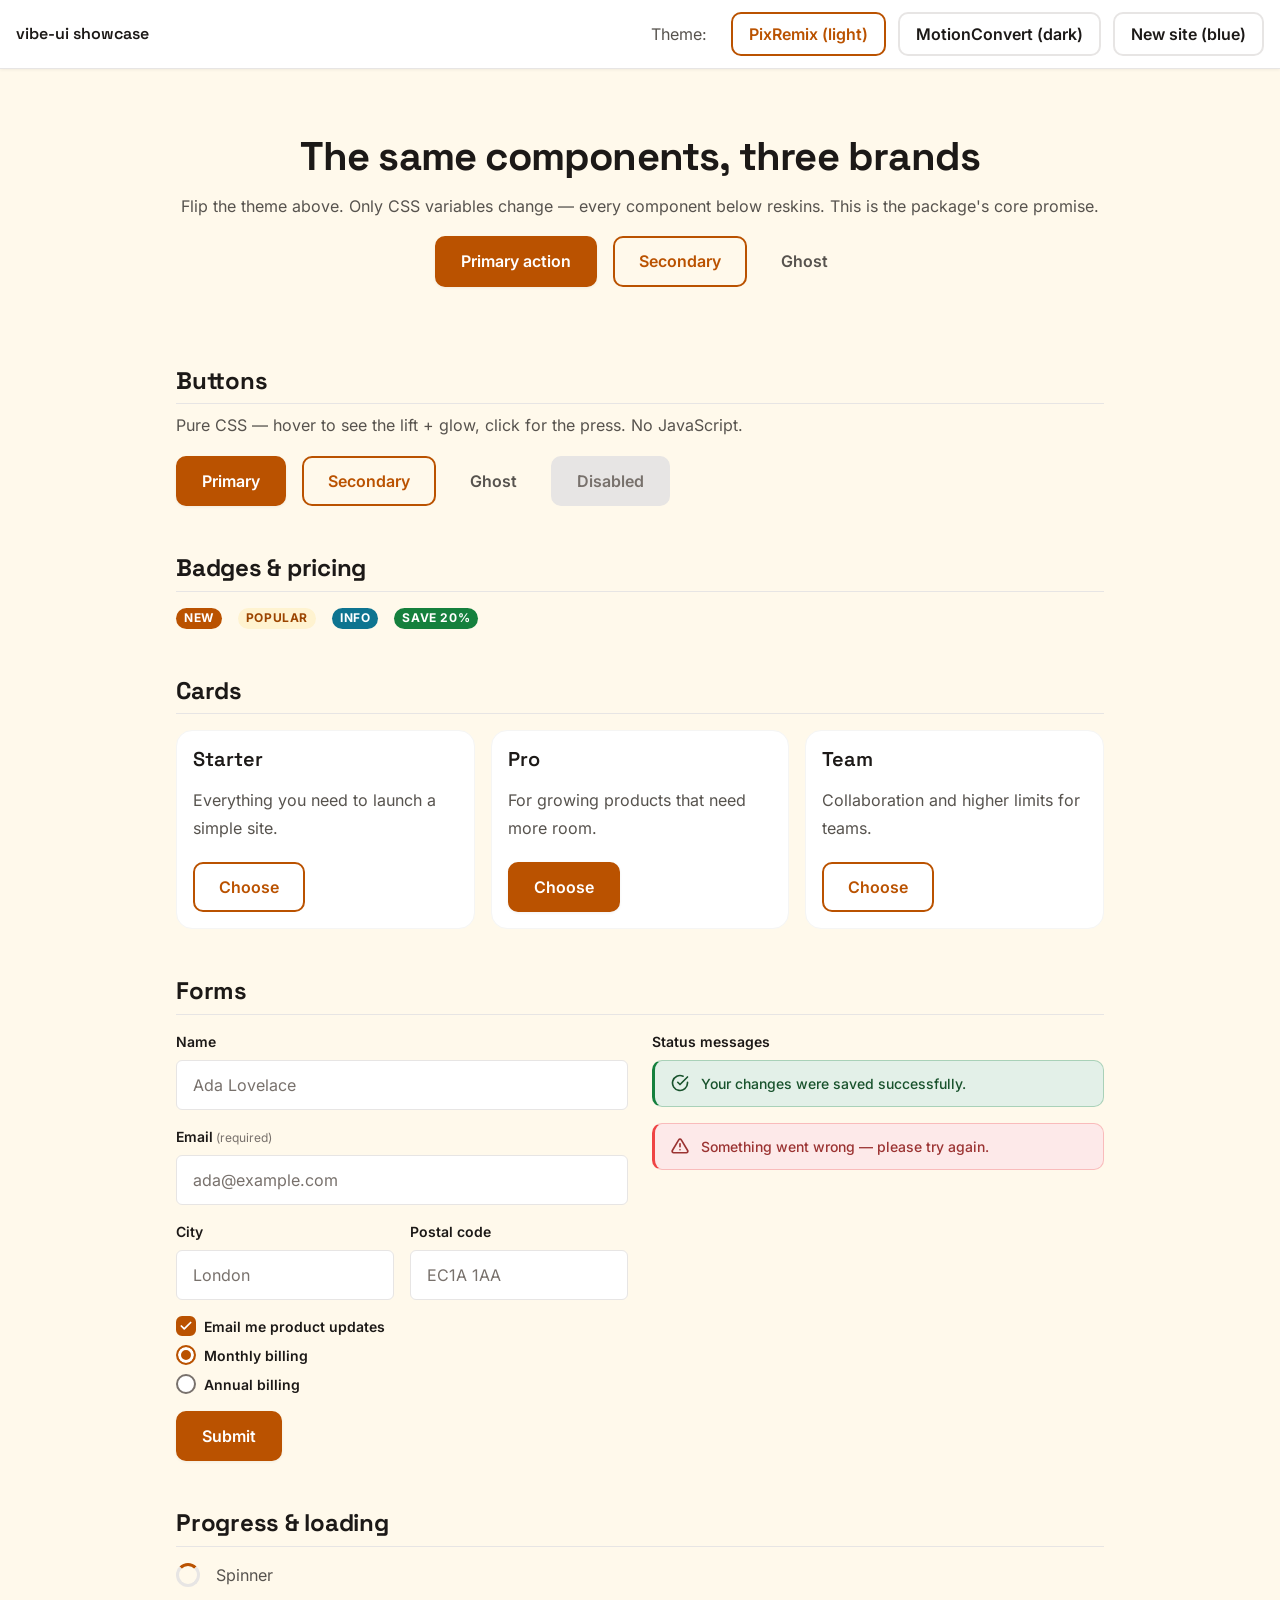
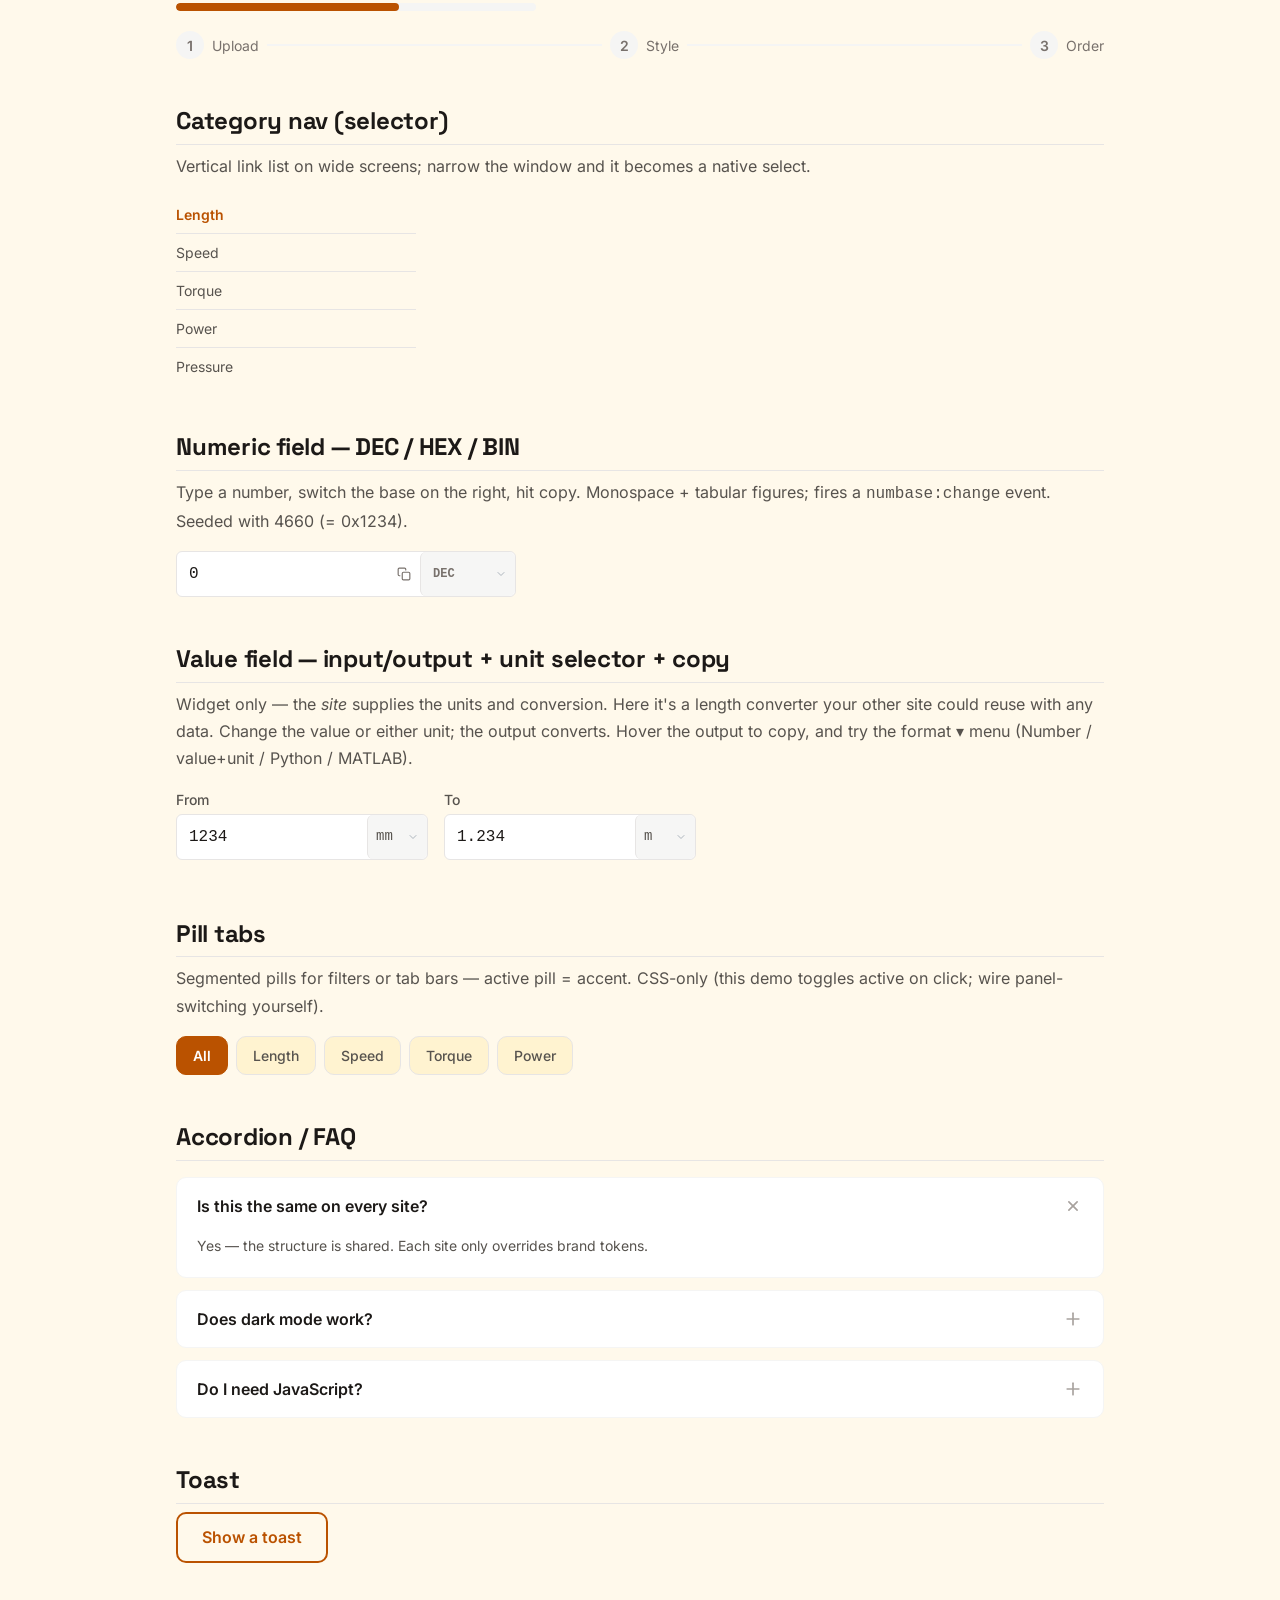
<file: demo/index.html>
<!DOCTYPE html>
<html lang="en" data-theme="pixremix">
<head>
  <meta charset="UTF-8">
  <meta name="viewport" content="width=device-width, initial-scale=1.0">
  <title>django-vibe-ui — component showcase</title>

  <!-- Fonts for faithful theming (loaded by your browser, not the server) -->
  <link rel="preconnect" href="https://fonts.googleapis.com">
  <link rel="preconnect" href="https://fonts.gstatic.com" crossorigin>
  <link href="https://fonts.googleapis.com/css2?family=Inter:wght@400;500;600;700&family=Space+Grotesk:wght@500;600;700&family=Fira+Sans:wght@400;500;600;700&display=swap" rel="stylesheet">

  <!-- The package stylesheet under test -->
  <link rel="stylesheet" href="../src/vibe_ui/static/vibe_ui/css/ui.css">

  <style>
    /* ---- Demo-only chrome + theme overrides (NOT part of the package) ---- */
    /* The page repaints from tokens, so switching theme reskins everything. */
    body {
      background: var(--surface-cream);
      color: var(--neutral-900);
      font-family: var(--font-body);
      margin: 0;
      transition: background var(--duration-normal) var(--ease-out),
                  color var(--duration-normal) var(--ease-out);
    }
    h1, h2, h3 { font-family: var(--font-heading); color: var(--neutral-900); }
    .wrap { max-width: 960px; margin: 0 auto; padding: 0 var(--space-4) var(--space-16); }
    section { margin-top: var(--space-12); }
    section > h2 {
      font-size: var(--text-2xl); margin-bottom: var(--space-2);
      padding-bottom: var(--space-2); border-bottom: 1px solid var(--neutral-200);
    }
    .row { display: flex; flex-wrap: wrap; gap: var(--space-4); align-items: center; margin-top: var(--space-4); }
    .grid { display: grid; grid-template-columns: repeat(auto-fill, minmax(240px, 1fr)); gap: var(--space-4); margin-top: var(--space-4); }
    .muted { color: var(--neutral-600); }

    /* Sticky theme switcher */
    .switcher {
      position: sticky; top: 0; z-index: var(--z-sticky);
      background: var(--surface-white); border-bottom: 1px solid var(--neutral-200);
      box-shadow: var(--shadow-sm); padding: var(--space-3) var(--space-4);
      display: flex; gap: var(--space-3); align-items: center; flex-wrap: wrap;
    }
    .switcher strong { font-family: var(--font-heading); margin-right: auto; }
    .switcher button {
      font-family: var(--font-body); font-weight: var(--weight-semibold);
      padding: var(--space-2) var(--space-4); border-radius: var(--radius-md);
      border: 2px solid var(--neutral-200); background: transparent; color: var(--neutral-900);
      cursor: pointer; transition: all var(--duration-fast) var(--ease-out);
    }
    .switcher button[aria-pressed="true"] { border-color: var(--accent); color: var(--accent); }
    .hero { text-align: center; padding: var(--space-16) 0 var(--space-8); }
    .hero h1 { font-size: var(--text-4xl); margin: 0 0 var(--space-3); }
    .toast-container { position: fixed; bottom: var(--space-6); right: var(--space-6); z-index: var(--z-toast); }
  </style>
</head>
<body>
  <div class="switcher">
    <strong>vibe-ui showcase</strong>
    <span class="muted" style="margin-right:var(--space-3)">Theme:</span>
    <button data-set="pixremix" aria-pressed="true">PixRemix (light)</button>
    <button data-set="motionconvert" aria-pressed="false">MotionConvert (dark)</button>
    <button data-set="fresh" aria-pressed="false">New site (blue)</button>
  </div>

  <div class="wrap">
    <div class="hero">
      <h1>The same components, three brands</h1>
      <p class="muted">Flip the theme above. Only CSS variables change — every component below reskins. This is the package's core promise.</p>
      <div class="row" style="justify-content:center">
        <a href="#" class="btn btn-primary">Primary action</a>
        <a href="#" class="btn btn-secondary">Secondary</a>
        <button class="btn btn-ghost">Ghost</button>
      </div>
    </div>

    <section>
      <h2>Buttons</h2>
      <p class="muted">Pure CSS — hover to see the lift + glow, click for the press. No JavaScript.</p>
      <div class="row">
        <button class="btn btn-primary">Primary</button>
        <button class="btn btn-secondary">Secondary</button>
        <button class="btn btn-ghost">Ghost</button>
        <button class="btn btn-primary" disabled>Disabled</button>
      </div>
    </section>

    <section>
      <h2>Badges &amp; pricing</h2>
      <div class="row">
        <span class="badge badge-new">New</span>
        <span class="badge badge-popular">Popular</span>
        <span class="badge badge-info">Info</span>
        <span class="badge badge-save">Save 20%</span>
      </div>
    </section>

    <section>
      <h2>Cards</h2>
      <div class="grid">
        <div class="card">
          <h3 class="card-title">Starter</h3>
          <div class="card-body">
            <p class="muted" style="margin-top:0">Everything you need to launch a simple site.</p>
            <button class="btn btn-secondary" style="margin-top:var(--space-5)">Choose</button>
          </div>
        </div>
        <div class="card">
          <h3 class="card-title">Pro</h3>
          <div class="card-body">
            <p class="muted" style="margin-top:0">For growing products that need more room.</p>
            <button class="btn btn-primary" style="margin-top:var(--space-5)">Choose</button>
          </div>
        </div>
        <div class="card">
          <h3 class="card-title">Team</h3>
          <div class="card-body">
            <p class="muted" style="margin-top:0">Collaboration and higher limits for teams.</p>
            <button class="btn btn-secondary" style="margin-top:var(--space-5)">Choose</button>
          </div>
        </div>
      </div>
    </section>

    <section>
      <h2>Forms</h2>
      <div style="display:grid;grid-template-columns:repeat(auto-fit,minmax(260px,1fr));gap:var(--space-6);align-items:start;margin-top:var(--space-4)">
        <div>
          <div class="form-group">
            <label class="form-label" for="name">Name</label>
            <input class="form-input" id="name" type="text" placeholder="Ada Lovelace">
          </div>
          <div class="form-group">
            <label class="form-label form-label-required" for="email">Email</label>
            <input class="form-input" id="email" type="email" placeholder="ada@example.com">
          </div>
          <div class="form-row">
            <div class="form-group">
              <label class="form-label" for="city">City</label>
              <input class="form-input" id="city" type="text" placeholder="London">
            </div>
            <div class="form-group">
              <label class="form-label" for="zip">Postal code</label>
              <input class="form-input" id="zip" type="text" placeholder="EC1A 1AA">
            </div>
          </div>
          <label class="form-check">
            <input class="form-check-input" type="checkbox" checked>
            <span class="form-check-label">Email me product updates</span>
          </label>
          <label class="form-check" style="margin-top:var(--space-2)">
            <input class="form-check-input" type="radio" name="plan" checked>
            <span class="form-check-label">Monthly billing</span>
          </label>
          <label class="form-check" style="margin-top:var(--space-2);margin-bottom:var(--space-4)">
            <input class="form-check-input" type="radio" name="plan">
            <span class="form-check-label">Annual billing</span>
          </label>
          <button class="btn btn-primary">Submit</button>
        </div>
        <div>
          <label class="form-label" style="display:block;margin-bottom:var(--space-2)">Status messages</label>
          <div class="alert alert-success">Your changes were saved successfully.</div>
          <div class="alert alert-danger">Something went wrong — please try again.</div>
        </div>
      </div>
    </section>

    <section>
      <h2>Progress &amp; loading</h2>
      <div class="row"><div class="spinner"></div><span class="muted">Spinner</span></div>
      <div style="margin-top:var(--space-4);max-width:360px">
        <div class="progress-bar-track"><div class="progress-bar-fill" style="width:62%"></div></div>
      </div>
      <div class="steps" style="margin-top:var(--space-5)">
        <div class="step"><span class="step-number">1</span> Upload</div>
        <div class="step-connector"></div>
        <div class="step"><span class="step-number">2</span> Style</div>
        <div class="step-connector"></div>
        <div class="step"><span class="step-number">3</span> Order</div>
      </div>
    </section>

    <section>
      <h2>Category nav (selector)</h2>
      <p class="muted">Vertical link list on wide screens; narrow the window and it becomes a native select.</p>
      <nav class="category-nav" aria-label="Categories" style="max-width:240px;margin-top:var(--space-4)">
        <ul class="category-nav-list" role="list">
          <li><a href="#" class="category-nav-link category-nav-link--active" aria-current="page">Length</a></li>
          <li><a href="#" class="category-nav-link">Speed</a></li>
          <li><a href="#" class="category-nav-link">Torque</a></li>
          <li><a href="#" class="category-nav-link">Power</a></li>
          <li><a href="#" class="category-nav-link">Pressure</a></li>
        </ul>
        <label class="category-nav-select-label" for="demo-cat">Categories</label>
        <select class="category-nav-select" id="demo-cat" aria-label="Categories" data-category-nav>
          <option value="#" selected>Length</option>
          <option value="#">Speed</option>
          <option value="#">Torque</option>
          <option value="#">Power</option>
          <option value="#">Pressure</option>
        </select>
      </nav>
    </section>

    <section>
      <h2>Numeric field — DEC / HEX / BIN</h2>
      <p class="muted">Type a number, switch the base on the right, hit copy. Monospace + tabular figures; fires a <code>numbase:change</code> event. Seeded with 4660 (= 0x1234).</p>
      <div class="num-field" data-field-id="demo" data-width-bits="16" data-base="dec" style="max-width:340px;margin-top:var(--space-4)">
        <div class="num-field-inner">
          <input type="text" id="nbf-demo" class="num-field-input" placeholder="Enter value" inputmode="text" autocomplete="off" spellcheck="false" data-field="demo" value="4660">
          <button type="button" class="num-field-copy" data-field="demo" title="Copy value" aria-label="Copy value">
            <svg class="num-field-copy-icon num-field-copy-icon--idle" xmlns="http://www.w3.org/2000/svg" width="14" height="14" viewBox="0 0 24 24" fill="none" stroke="currentColor" stroke-width="2" stroke-linecap="round" stroke-linejoin="round" aria-hidden="true"><rect x="9" y="9" width="13" height="13" rx="2" ry="2"></rect><path d="M5 15H4a2 2 0 0 1-2-2V4a2 2 0 0 1 2-2h9a2 2 0 0 1 2 2v1"></path></svg>
            <svg class="num-field-copy-icon num-field-copy-icon--done" xmlns="http://www.w3.org/2000/svg" width="14" height="14" viewBox="0 0 24 24" fill="none" stroke="currentColor" stroke-width="2.5" stroke-linecap="round" stroke-linejoin="round" aria-hidden="true"><polyline points="20 6 9 17 4 12"></polyline></svg>
          </button>
          <select class="num-field-base" id="nbf-demo-base" aria-label="Number base">
            <option value="dec">DEC</option>
            <option value="hex">HEX</option>
            <option value="bin-msb">BIN 15&#8594;0</option>
            <option value="bin-lsb">BIN 0&#8594;15</option>
          </select>
        </div>
        <div class="num-field-hint" id="nbf-demo-hint" role="status" aria-live="polite"></div>
      </div>
    </section>

    <section>
      <h2>Value field — input/output + unit selector + copy</h2>
      <p class="muted">Widget only — the <em>site</em> supplies the units and conversion. Here it's a length converter your other site could reuse with any data. Change the value or either unit; the output converts. Hover the output to copy, and try the format <strong>▾</strong> menu (Number / value+unit / Python / MATLAB).</p>
      <div style="display:grid;grid-template-columns:repeat(auto-fit,minmax(200px,1fr));gap:var(--space-4);max-width:520px;margin-top:var(--space-4)">
        <div class="value-field" data-field-id="len-in" data-category="length" data-mode="input" data-default-unit="mm">
          <label for="vf-len-in">From</label>
          <div class="value-field-inner">
            <input type="text" id="vf-len-in" class="value-field-input" inputmode="decimal" autocomplete="off" spellcheck="false" value="1234" data-field="len-in">
            <select class="value-field-unit" id="vf-len-in-unit" data-field="len-in" aria-label="From unit"></select>
          </div>
        </div>
        <div class="value-field value-field--output" data-field-id="len-out" data-category="length" data-mode="output" data-default-unit="m">
          <label for="vf-len-out">To</label>
          <div class="value-field-inner">
            <div class="value-field-slot">
              <input type="text" id="vf-len-out" class="value-field-input" value="" readonly tabindex="-1" data-field="len-out">
              <div class="value-field-copy-group">
                <button type="button" class="value-field-copy" data-field="len-out" title="Copy value" aria-label="Copy value"><svg xmlns="http://www.w3.org/2000/svg" width="14" height="14" viewBox="0 0 24 24" fill="none" stroke="currentColor" stroke-width="2" stroke-linecap="round" stroke-linejoin="round" aria-hidden="true"><rect x="9" y="9" width="13" height="13" rx="2" ry="2"></rect><path d="M5 15H4a2 2 0 0 1-2-2V4a2 2 0 0 1 2-2h9a2 2 0 0 1 2 2v1"></path></svg></button>
                <button type="button" class="value-field-copy-menu" data-field="len-out" title="Copy format" aria-label="Copy format options" aria-haspopup="true" aria-expanded="false"><svg xmlns="http://www.w3.org/2000/svg" width="10" height="10" viewBox="0 0 24 24" fill="none" stroke="currentColor" stroke-width="3" stroke-linecap="round" stroke-linejoin="round" aria-hidden="true"><polyline points="6 9 12 15 18 9"></polyline></svg></button>
              </div>
            </div>
            <select class="value-field-unit" id="vf-len-out-unit" data-field="len-out" aria-label="To unit"></select>
          </div>
          <div class="value-field-copy-panel" data-field="len-out" aria-label="Copy options" hidden>
            <span class="value-field-copy-label">Copy format</span>
            <button type="button" class="value-field-copy-format" data-copy-format="number" aria-pressed="true"><span>Number only</span><span class="vf-fmt-eg">1.234</span></button>
            <button type="button" class="value-field-copy-format" data-copy-format="value-unit" aria-pressed="false"><span>Value + unit</span><span class="vf-fmt-eg">1.234 m</span></button>
            <button type="button" class="value-field-copy-format" data-copy-format="value-unit-bracket" aria-pressed="false"><span>Value + unit (bracket)</span><span class="vf-fmt-eg">1.234 [m]</span></button>
            <button type="button" class="value-field-copy-format" data-copy-format="python" aria-pressed="false"><span>Python</span><span class="vf-fmt-eg">length = 1.234  # m</span></button>
            <button type="button" class="value-field-copy-format" data-copy-format="matlab" aria-pressed="false"><span>MATLAB</span><span class="vf-fmt-eg">length = 1.234; % m</span></button>
          </div>
        </div>
      </div>
    </section>

    <section>
      <h2>Pill tabs</h2>
      <p class="muted">Segmented pills for filters or tab bars — active pill = accent. CSS-only (this demo toggles active on click; wire panel-switching yourself).</p>
      <div class="pill-tabs" role="tablist" style="margin-top:var(--space-4)">
        <button class="pill-tab pill-tab--active" role="tab" aria-selected="true">All</button>
        <button class="pill-tab" role="tab" aria-selected="false">Length</button>
        <button class="pill-tab" role="tab" aria-selected="false">Speed</button>
        <button class="pill-tab" role="tab" aria-selected="false">Torque</button>
        <button class="pill-tab" role="tab" aria-selected="false">Power</button>
      </div>
    </section>

    <section>
      <h2>Accordion / FAQ</h2>
      <div class="faq-container" style="margin-top:var(--space-4)">
        <details class="faq-item" open>
          <summary>Is this the same on every site?</summary>
          <p class="faq-answer">Yes — the structure is shared. Each site only overrides brand tokens.</p>
        </details>
        <details class="faq-item">
          <summary>Does dark mode work?</summary>
          <p class="faq-answer">Try the MotionConvert theme — it remaps surfaces and the neutral ramp to go dark.</p>
        </details>
        <details class="faq-item">
          <summary>Do I need JavaScript?</summary>
          <p class="faq-answer">The accordion works with zero JS (native &lt;details&gt; + CSS). This page also loads the optional enhancer so open AND close animate smoothly.</p>
        </details>
      </div>
    </section>

    <section>
      <h2>Toast</h2>
      <button class="btn btn-secondary" id="toast-btn">Show a toast</button>
    </section>
  </div>

  <div class="toast-container" id="toasts"></div>

  <script src="../src/vibe_ui/static/vibe_ui/js/copy-format.js" defer></script>
  <script src="../src/vibe_ui/static/vibe_ui/js/value-field.js" defer></script>
  <script src="../src/vibe_ui/static/vibe_ui/js/num-base-field.js" defer></script>
  <script src="../src/vibe_ui/static/vibe_ui/js/category-nav.js" defer></script>
  <script src="../src/vibe_ui/static/vibe_ui/js/accordion.js" defer></script>

  <script>
    // Theme switcher — the whole point of the demo.
    const html = document.documentElement;
    document.querySelectorAll('.switcher button').forEach(btn => {
      btn.addEventListener('click', () => {
        html.setAttribute('data-theme', btn.dataset.set);
        document.querySelectorAll('.switcher button').forEach(b =>
          b.setAttribute('aria-pressed', String(b === btn)));
      });
    });
    // Toast demo
    document.getElementById('toast-btn').addEventListener('click', () => {
      const t = document.createElement('div');
      t.className = 'toast';
      t.innerHTML = 'Item added <button class="toast-action">Undo</button>';
      document.getElementById('toasts').appendChild(t);
      setTimeout(() => t.remove(), 3500);
    });

    // pill-tabs demo: toggle active on click (real tabs wire panel switching)
    document.querySelectorAll('.pill-tabs').forEach(function (group) {
      group.addEventListener('click', function (e) {
        var t = e.target.closest('.pill-tab');
        if (!t) return;
        group.querySelectorAll('.pill-tab').forEach(function (p) {
          p.classList.toggle('pill-tab--active', p === t);
          p.setAttribute('aria-selected', String(p === t));
        });
      });
    });

    // value-field demo: a length converter — the SITE-side data + conversion a
    // real app (or your other site) supplies to the generic widget.
    document.addEventListener('DOMContentLoaded', function () {
      var UNITS = [
        { value: 'mm', label: 'mm', symbol: 'mm', m: 0.001 },
        { value: 'cm', label: 'cm', symbol: 'cm', m: 0.01 },
        { value: 'm',  label: 'm',  symbol: 'm',  m: 1 },
        { value: 'km', label: 'km', symbol: 'km', m: 1000 },
        { value: 'in', label: 'in', symbol: 'in', m: 0.0254 }
      ];
      var factor = {}; UNITS.forEach(function (u) { factor[u.value] = u.m; });
      var inEl = document.querySelector('[data-field-id="len-in"]');
      var outEl = document.querySelector('[data-field-id="len-out"]');
      if (!inEl || !outEl || !inEl.valueField || !outEl.valueField) return;
      inEl.valueField.setUnits(UNITS);
      outEl.valueField.setUnits(UNITS);
      function convert() {
        var v = parseFloat(inEl.valueField.getValue());
        if (isNaN(v)) { outEl.valueField.setValue(''); return; }
        var meters = v * factor[inEl.valueField.getUnit()];
        var out = meters / factor[outEl.valueField.getUnit()];
        outEl.valueField.setValue(String(Math.round(out * 1e6) / 1e6));
      }
      inEl.addEventListener('valuefield:change', convert);
      outEl.addEventListener('valuefield:change', convert);
      convert();
    });
  </script>

  <style>
    /* ===== Theme overrides (demo only — mirror what a site's theme.css does) ===== */

    /* PixRemix = package defaults (orange on cream). No override needed. */

    /* MotionConvert — DARK/amber. Note: needs the FULL token set (surfaces +
       neutral ramp), not just --accent, because it's a dark theme. */
    html[data-theme="motionconvert"] {
      --accent: #fbbf24;
      --accent-hover: #f59e0b;
      --accent-glow: rgba(251, 191, 36, 0.22);
      --shadow-glow: 0 0 20px rgba(251, 191, 36, 0.25);

      --surface-white: #23272b;   /* cards      */
      --surface-cream: #1a1d21;   /* page       */
      --surface-warm:  #2b2f33;

      --neutral-50:  #2b2f33;
      --neutral-100: rgba(255, 255, 255, 0.08);
      --neutral-200: rgba(255, 255, 255, 0.16);
      --neutral-400: #868e96;
      --neutral-600: #adb5bd;
      --neutral-900: #f1f3f5;     /* primary text → light */

      /* motionconvert uses Fira Sans for BOTH headings and body
         (Saira is reserved for the logo lockup only). */
      --font-heading: 'Fira Sans', system-ui, sans-serif;
      --font-body: 'Fira Sans', system-ui, sans-serif;
      --radius-md: 8px;
      --radius-lg: 10px;

      --shadow-sm: 0 1px 3px rgba(0, 0, 0, 0.30);
      --shadow-md: 0 4px 12px rgba(0, 0, 0, 0.35);
      --shadow-lg: 0 8px 24px rgba(0, 0, 0, 0.40);
    }

    /* New-site — light/blue. A near accent-only override (the easy case). */
    html[data-theme="fresh"] {
      --accent: #2563EB;
      --accent-hover: #1D4ED8;
      --accent-glow: rgba(37, 99, 235, 0.20);
      --shadow-glow: 0 0 20px rgba(37, 99, 235, 0.25);
      --surface-cream: #F8FAFC;
      --surface-warm:  #EFF6FF;
      --font-heading: 'Space Grotesk', 'Inter', system-ui, sans-serif;
      --radius-md: 8px;
    }
  </style>
</body>
</html>
</file>
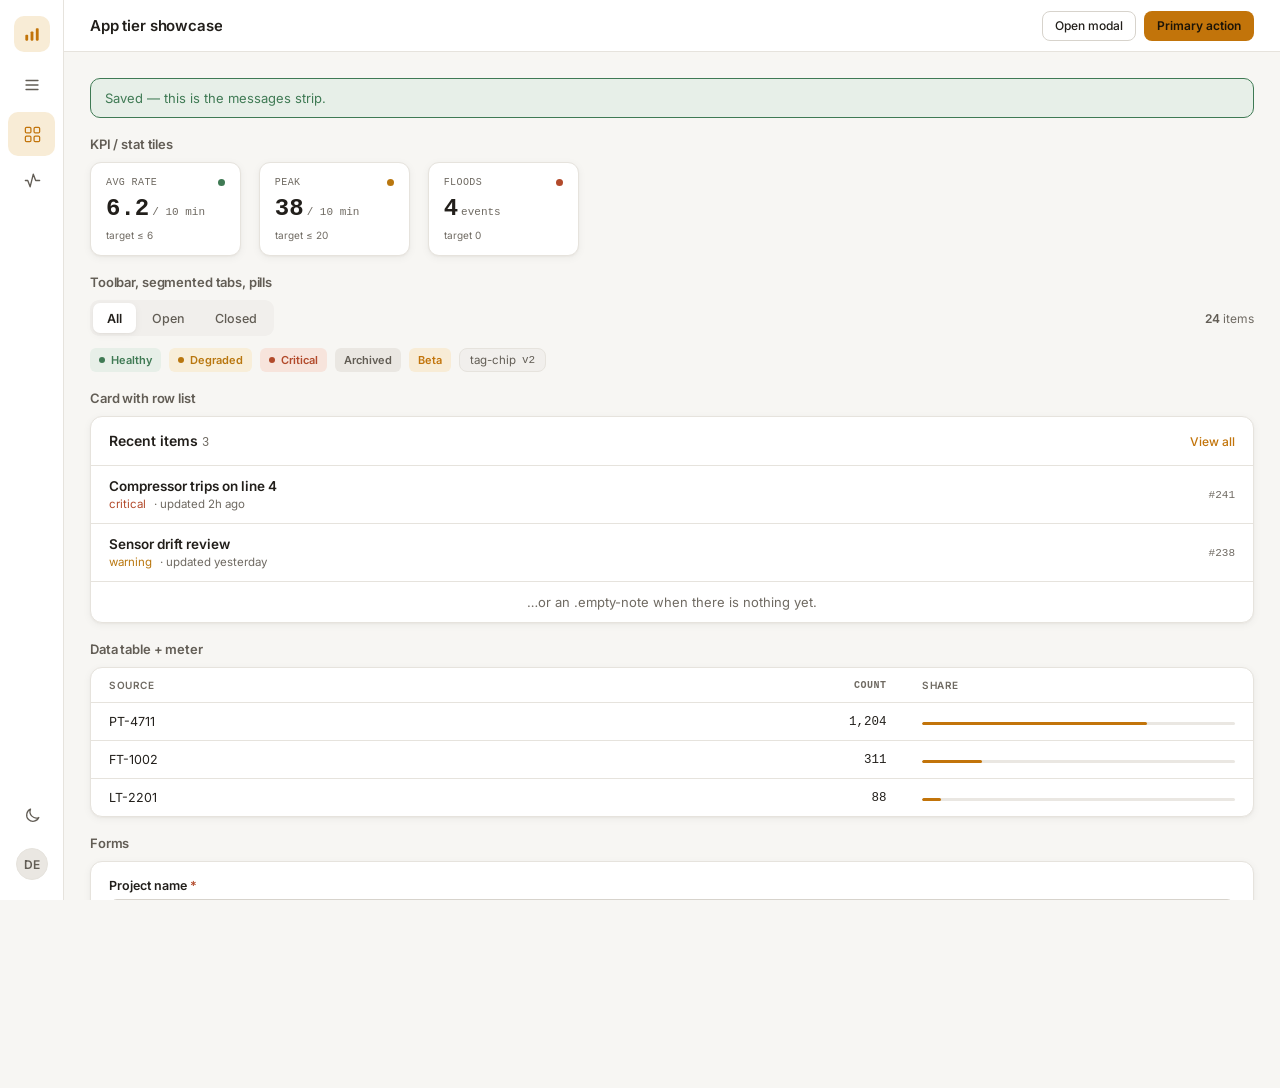
<file: demo/app.html>
<!DOCTYPE html>
<html lang="en" data-theme="light">
<head>
  <meta charset="UTF-8">
  <meta name="viewport" content="width=device-width, initial-scale=1.0">
  <title>django-vibe-ui — app tier showcase</title>

  <!-- Fonts (loaded by your browser, not the server) -->
  <link rel="preconnect" href="https://fonts.googleapis.com">
  <link rel="preconnect" href="https://fonts.gstatic.com" crossorigin>
  <link href="https://fonts.googleapis.com/css2?family=Inter:wght@400;500;600;700&display=swap" rel="stylesheet">

  <!-- The app-tier stylesheet under test -->
  <link rel="stylesheet" href="../src/vibe_ui/static/vibe_ui/css/app.css">

  <!-- Stand-in for the Django prepaint include (vibe_ui/prepaint.html) -->
  <script>
  (function () {
    try {
      var root = document.documentElement;
      if (localStorage.getItem("vibe-theme") === "dark") root.setAttribute("data-theme", "dark");
      if (localStorage.getItem("vibe-nav") === "expanded") root.setAttribute("data-nav", "expanded");
    } catch (e) {}
  })();
  </script>

  <style>
    /* Demo-only: section spacing inside the app content column. */
    .demo-section h2 { font-size: 13px; color: var(--text-2); margin-bottom: 10px; }
  </style>
</head>
<body>
  <a class="skip-link" href="#main">Skip to content</a>

  <div class="app">
    <button class="app-scrim" id="app-scrim" aria-label="Close menu" tabindex="-1"></button>

    <nav class="app-nav" id="app-nav" aria-label="Primary">
      <a class="nav-brand" href="#">
        <span class="nav-brand-logo"><span class="nav-brand-mark">
          <svg width="20" height="20" viewBox="0 0 24 24" fill="none" aria-hidden="true"><rect x="4" y="13" width="3.4" height="7" rx="1" fill="var(--accent)"/><rect x="10.3" y="9" width="3.4" height="11" rx="1" fill="var(--accent)"/><rect x="16.6" y="5" width="3.4" height="15" rx="1" fill="var(--accent)"/></svg>
        </span></span>
        <span class="nav-brand-name">Vibe App</span>
      </a>

      <button class="nav-item nav-toggle" id="nav-toggle" type="button" title="Expand or collapse menu" aria-label="Expand or collapse menu">
        <span class="nav-item-icon">
          <svg class="nav-icon-burger" width="18" height="18" viewBox="0 0 24 24" fill="none" stroke="currentColor" stroke-width="1.7" stroke-linecap="round" stroke-linejoin="round" aria-hidden="true"><path d="M4 6h16M4 12h16M4 18h16"/></svg>
          <svg class="nav-icon-collapse" width="18" height="18" viewBox="0 0 24 24" fill="none" stroke="currentColor" stroke-width="1.8" stroke-linecap="round" stroke-linejoin="round" aria-hidden="true"><path d="M15 6l-6 6 6 6"/></svg>
        </span>
        <span class="nav-item-label">Collapse</span>
      </button>

      <a class="nav-item is-active" href="#" title="Dashboard">
        <span class="nav-item-icon"><svg width="19" height="19" viewBox="0 0 24 24" fill="none" stroke="currentColor" stroke-width="1.6" stroke-linecap="round" stroke-linejoin="round" aria-hidden="true"><rect x="3" y="3" width="7" height="7" rx="1.5"/><rect x="14" y="3" width="7" height="7" rx="1.5"/><rect x="3" y="14" width="7" height="7" rx="1.5"/><rect x="14" y="14" width="7" height="7" rx="1.5"/></svg></span>
        <span class="nav-item-label">Dashboard</span>
      </a>
      <a class="nav-item" href="#" title="Reports">
        <span class="nav-item-icon"><svg width="19" height="19" viewBox="0 0 24 24" fill="none" stroke="currentColor" stroke-width="1.7" stroke-linecap="round" stroke-linejoin="round" aria-hidden="true"><path d="M3 12h3l3 8 4-16 3 8h5"/></svg></span>
        <span class="nav-item-label">Reports</span>
      </a>

      <span class="nav-spacer"></span>

      <button class="nav-item" id="theme-toggle" type="button" title="Toggle theme" aria-label="Toggle theme">
        <span class="nav-item-icon">
          <svg class="theme-icon-sun" width="19" height="19" viewBox="0 0 24 24" fill="none" stroke="currentColor" stroke-width="1.6" stroke-linecap="round" stroke-linejoin="round" aria-hidden="true"><circle cx="12" cy="12" r="4.2"/><path d="M12 2v2.5M12 19.5V22M2 12h2.5M19.5 12H22M4.9 4.9l1.8 1.8M17.3 17.3l1.8 1.8M19.1 4.9l-1.8 1.8M6.7 17.3l-1.8 1.8"/></svg>
          <svg class="theme-icon-moon" width="19" height="19" viewBox="0 0 24 24" fill="none" stroke="currentColor" stroke-width="1.6" stroke-linecap="round" stroke-linejoin="round" aria-hidden="true"><path d="M20 14.5A8 8 0 0 1 9.5 4a8 8 0 1 0 10.5 10.5z"/></svg>
        </span>
        <span class="nav-item-label">Theme</span>
      </button>

      <div class="nav-user">
        <span class="nav-user-avatar-cell"><span class="avatar" title="demo">DE</span></span>
        <span class="nav-user-meta"><span class="nav-user-name">demo-user</span></span>
      </div>
    </nav>

    <div class="app-main">
      <header class="app-header">
        <div class="app-header-crumbs">
          <button class="mobile-nav-toggle" id="mobile-nav-toggle" type="button" aria-label="Open menu" aria-expanded="false" aria-controls="app-nav">
            <svg width="18" height="18" viewBox="0 0 24 24" fill="none" stroke="currentColor" stroke-width="1.7" stroke-linecap="round" stroke-linejoin="round" aria-hidden="true"><path d="M4 6h16M4 12h16M4 18h16"/></svg>
          </button>
          <h1 class="app-header-title">App tier showcase</h1>
        </div>
        <div class="app-header-actions">
          <button class="btn btn-secondary" id="open-modal-demo" type="button">Open modal</button>
          <a class="btn btn-primary" href="#">Primary action</a>
        </div>
      </header>

      <main class="app-content" id="main" tabindex="-1">

        <div class="alert alert-success">Saved — this is the messages strip.</div>

        <section class="demo-section">
          <h2>KPI / stat tiles</h2>
          <div class="kpi-grid">
            <div class="kpi-tile">
              <div class="kpi-tile-top"><span class="kpi-label">Avg rate</span><span class="kpi-dot sev-ok"></span></div>
              <div class="kpi-value-row"><span class="kpi-value">6.2</span><span class="kpi-unit">/ 10 min</span></div>
              <div class="kpi-target">target ≤ 6</div>
            </div>
            <div class="kpi-tile">
              <div class="kpi-tile-top"><span class="kpi-label">Peak</span><span class="kpi-dot sev-warn"></span></div>
              <div class="kpi-value-row"><span class="kpi-value">38</span><span class="kpi-unit">/ 10 min</span></div>
              <div class="kpi-target">target ≤ 20</div>
            </div>
            <div class="kpi-tile">
              <div class="kpi-tile-top"><span class="kpi-label">Floods</span><span class="kpi-dot sev-crit"></span></div>
              <div class="kpi-value-row"><span class="kpi-value">4</span><span class="kpi-unit">events</span></div>
              <div class="kpi-target">target 0</div>
            </div>
          </div>
        </section>

        <section class="demo-section">
          <h2>Toolbar, segmented tabs, pills</h2>
          <div class="toolbar">
            <div class="seg-tabs">
              <a class="seg-tab is-active" href="#">All</a>
              <a class="seg-tab" href="#">Open</a>
              <a class="seg-tab" href="#">Closed</a>
            </div>
            <span class="toolbar-count"><strong>24</strong> items</span>
          </div>
          <p style="display:flex;gap:8px;flex-wrap:wrap;margin-top:12px">
            <span class="pill pill-ok"><span class="dot"></span>Healthy</span>
            <span class="pill pill-warn"><span class="dot"></span>Degraded</span>
            <span class="pill pill-crit"><span class="dot"></span>Critical</span>
            <span class="pill pill-muted">Archived</span>
            <span class="pill pill-accent">Beta</span>
            <span class="tag-chip">tag-chip <span class="mono">v2</span></span>
          </p>
        </section>

        <section class="demo-section">
          <h2>Card with row list</h2>
          <div class="card">
            <div class="card-head">
              <span class="card-title">Recent items <span class="count">3</span></span>
              <a class="card-link" href="#">View all</a>
            </div>
            <ul class="row-list">
              <li>
                <div class="row-main">
                  <div class="row-title"><a class="row-title" href="#">Compressor trips on line 4</a></div>
                  <div class="row-sub"><span class="sev-crit">critical</span> · updated 2h ago</div>
                </div>
                <span class="row-meta">#241</span>
              </li>
              <li>
                <div class="row-main">
                  <div class="row-title">Sensor drift review</div>
                  <div class="row-sub"><span class="sev-warn">warning</span> · updated yesterday</div>
                </div>
                <span class="row-meta">#238</span>
              </li>
              <li class="empty-note" style="display:block">…or an .empty-note when there is nothing yet.</li>
            </ul>
          </div>
        </section>

        <section class="demo-section">
          <h2>Data table + meter</h2>
          <div class="card table-scroll">
            <table class="data-table">
              <thead><tr><th>Source</th><th class="num">Count</th><th style="width:30%">Share</th></tr></thead>
              <tbody>
                <tr><td>PT-4711</td><td class="num">1,204</td><td><div class="meter"><span style="width:72%"></span></div></td></tr>
                <tr><td>FT-1002</td><td class="num">311</td><td><div class="meter"><span style="width:19%"></span></div></td></tr>
                <tr><td>LT-2201</td><td class="num">88</td><td><div class="meter"><span style="width:6%"></span></div></td></tr>
              </tbody>
            </table>
          </div>
        </section>

        <section class="demo-section">
          <h2>Forms</h2>
          <div class="card"><div class="card-body">
            <form onsubmit="return false">
              <div class="form-group">
                <label class="form-label form-label-required" for="demo-name">Project name</label>
                <input class="form-input" id="demo-name" type="text" placeholder="e.g. Refinery north">
                <p class="form-help">Shown in the nav and reports.</p>
              </div>
              <div class="form-group">
                <label class="form-label" for="demo-sev">Severity</label>
                <select class="form-input" id="demo-sev"><option>Critical</option><option>Warning</option><option>OK</option></select>
                <div id="demo-sev_error"><p class="form-error">This is a linked field error.</p></div>
              </div>
              <div class="form-group">
                <label class="file-upload-drop" for="demo-file">Drop a CSV here, or browse
                  <input class="file-upload-input" id="demo-file" type="file"></label>
              </div>
              <div class="form-actions">
                <button class="btn btn-primary" type="submit">Save changes</button>
                <button class="btn btn-ghost" type="button">Cancel</button>
                <button class="btn btn-danger" type="button">Delete</button>
              </div>
            </form>
          </div></div>
        </section>

        <section class="demo-section">
          <h2>Steps + pagination</h2>
          <div class="card"><div class="card-body">
            <ol class="steps">
              <li><span class="steps-num">1</span><span><strong>Upload</strong> an export from your historian.</span></li>
              <li><span class="steps-num">2</span><span><strong>Map</strong> the columns once per source.</span></li>
              <li><span class="steps-num">3</span><span><strong>Read</strong> the scorecard and act on the top offenders.</span></li>
            </ol>
          </div></div>
          <nav class="pagination" aria-label="Pagination" style="margin-top:14px">
            <a class="btn btn-ghost" href="#">Previous</a>
            <span>Page 2 of 5</span>
            <a class="btn btn-ghost" href="#">Next</a>
          </nav>
        </section>

      </main>
    </div>
  </div>

  <div id="modal-root"></div>

  <script src="../src/vibe_ui/static/vibe_ui/js/app/shell.js" defer></script>
  <script src="../src/vibe_ui/static/vibe_ui/js/app/modal.js" defer></script>
  <script defer>
  /* Demo-only: in Django this arrives via htmx (ModalFormMixin →
     vibe_ui/form_modal.html into #modal-root). Inject the same markup so
     modal.js's close/trap behavior can be exercised statically. */
  document.addEventListener("DOMContentLoaded", function () {
    var opener = document.getElementById("open-modal-demo");
    opener.addEventListener("click", function () {
      var root = document.getElementById("modal-root");
      root.innerHTML =
        '<div class="modal-scrim"><div class="modal card" role="dialog" aria-modal="true" aria-labelledby="modal-title">' +
        '<div class="card-head"><h2 class="card-title" id="modal-title">Edit project</h2>' +
        '<button class="modal-close" type="button" data-modal-close aria-label="Close">' +
        '<svg width="15" height="15" viewBox="0 0 24 24" fill="none" stroke="currentColor" stroke-width="1.8" stroke-linecap="round" stroke-linejoin="round" aria-hidden="true"><path d="M18 6L6 18M6 6l12 12"/></svg></button></div>' +
        '<div class="card-body"><form onsubmit="return false">' +
        '<div class="form-group"><label class="form-label form-label-required" for="m-name">Name</label>' +
        '<input class="form-input" id="m-name" type="text" value="Refinery north"></div>' +
        '<div class="form-actions"><button class="btn btn-primary" type="submit">Save changes</button>' +
        '<button class="btn btn-ghost" type="button" data-modal-close>Cancel</button></div>' +
        '</form></div></div></div>';
      document.body.classList.add("modal-open");
      root.querySelector("input").focus();
    });
  });
  </script>
</body>
</html>
</file>
<file: src/vibe_ui/static/vibe_ui/css/ui.css>
/* ===================================================================
   django-vibe-ui — entry stylesheet
   Load this ONCE per page:  {% static 'vibe_ui/css/ui.css' %}

   @layer order (lowest to highest specificity):
   reset < base < layout < components < pages < utilities

   THEMING: tokens below are package DEFAULTS. Override them per site by
   loading your own tokens file AFTER this one (see tokens/overrides.example.css).
   The `pages` layer is intentionally declared but empty here — your site's
   page-specific CSS slots into it via {% block extra_css %}.
   =================================================================== */

@layer reset, base, layout, components, pages, utilities;

/* --- Tokens (unlayered — available everywhere; site overrides win) ---
   globals = invariant scales · defaults = brand palette · semantic = roles */
@import url('./tokens/_globals.css');
@import url('./tokens/_defaults.css');
@import url('./tokens/_semantic.css');

/* --- Reset --- */
@import url('./base/reset.css') layer(reset);

/* --- Base --- */
@import url('./base/typography.css') layer(base);
@import url('./base/accessibility.css') layer(base);

/* --- Layout --- */
@import url('./layout/container.css') layer(layout);
@import url('./layout/header.css') layer(layout);
@import url('./layout/navigation.css') layer(layout);
@import url('./layout/footer.css') layer(layout);

/* --- Components --- */
@import url('./components/buttons.css') layer(components);
@import url('./components/cards.css') layer(components);
@import url('./components/forms.css') layer(components);
@import url('./components/badges.css') layer(components);
@import url('./components/carousel.css') layer(components);
@import url('./components/toast.css') layer(components);
@import url('./components/progress.css') layer(components);
@import url('./components/accordion.css') layer(components);
@import url('./components/category-nav.css') layer(components);
@import url('./components/num-field.css') layer(components);
@import url('./components/value-field.css') layer(components);
@import url('./components/pill-tabs.css') layer(components);

/* --- Utilities --- */
@import url('./utilities/helpers.css') layer(utilities);
</file>
<file: src/vibe_ui/static/vibe_ui/css/app.css>
/* ===================================================================
   django-vibe-ui — APP-SHELL entry stylesheet
   Load this ONCE per app page:  {% static 'vibe_ui/css/app.css' %}
   (Marketing pages load ui.css instead — one entry per page, never both.)

   The app tier is the application chrome harvested from InduIndex:
   collapsible nav rail, header, light/dark theming, and a component
   library tuned for data-dense product pages (cards, pills, tables,
   KPI tiles, forms, the edit-overlay modal, htmx in-flight states).

   @layer order (lowest to highest specificity):
   reset < base < layout < components < pages < utilities

   THEMING: same contract as ui.css — override tokens in your site's
   theme.css loaded AFTER this file. The app tier adds a dark scope:
   re-brands must override :root AND [data-theme="dark"] (see
   tokens/overrides.example.css). The `pages` layer is declared but
   empty — your page-specific CSS slots into it.
   =================================================================== */

@layer reset, base, layout, components, pages, utilities;

/* --- Tokens (unlayered — available everywhere; site overrides win) ---
   the three shared tiers, then the app tier on top */
@import url('./tokens/_globals.css');
@import url('./tokens/_defaults.css');
@import url('./tokens/_semantic.css');
@import url('./tokens/_app.css');

/* --- Base (app-tuned reset + typography + a11y) --- */
@import url('./app/base.css') layer(base);

/* --- Layout (the app shell frame) --- */
@import url('./app/shell.css') layer(layout);

/* --- Components --- */
@import url('./app/components.css') layer(components);

/* --- Utilities (shared with the marketing tier) --- */
@import url('./utilities/helpers.css') layer(utilities);
</file>
